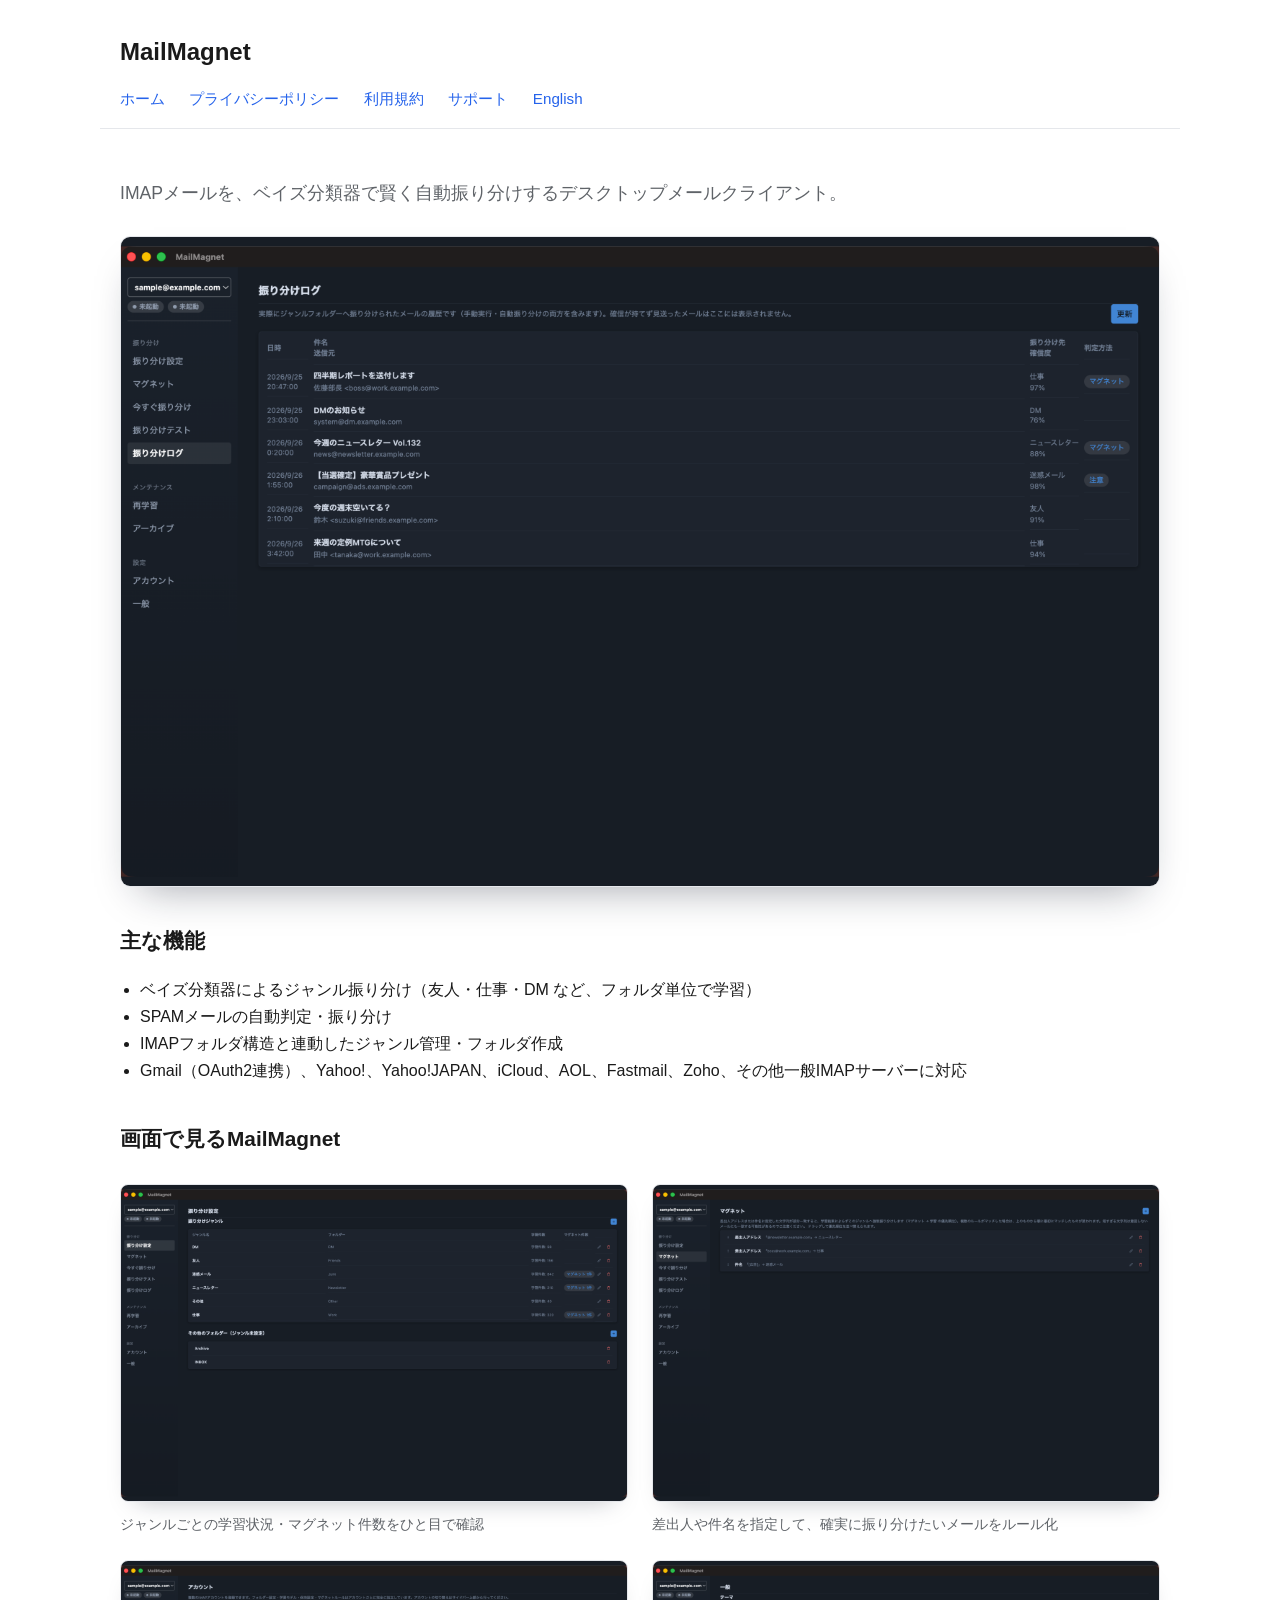
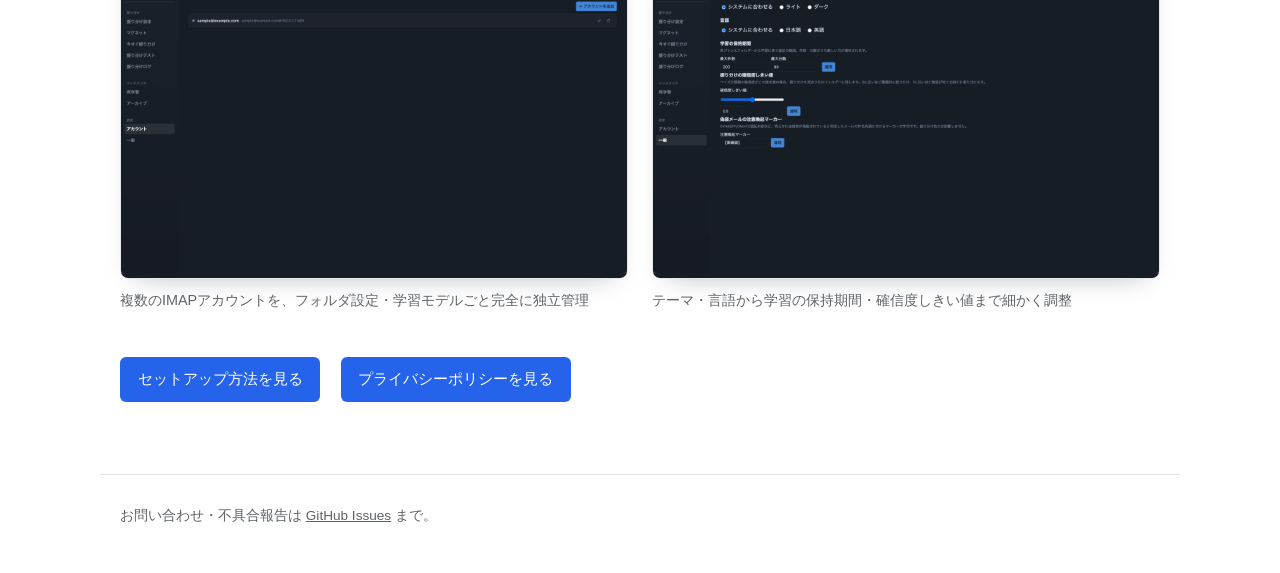
<file: index.html>
<!doctype html>
<html lang="ja">
  <head>
    <meta charset="UTF-8" />
    <meta name="viewport" content="width=device-width, initial-scale=1" />
    <meta name="google-site-verification" content="O_d32B3gsHHeb6INT8WSF9MWlrHwpaOE3rKNe3NQT9o" />
    <title>MailMagnet — IMAPメール自動振り分けアプリ</title>
    <link rel="stylesheet" href="assets/style.css" />
  </head>
  <body>
    <header class="wide">
      <h1>MailMagnet</h1>
      <nav>
        <a href="index.html">ホーム</a>
        <a href="privacy.html">プライバシーポリシー</a>
        <a href="terms.html">利用規約</a>
        <a href="support.html">サポート</a>
        <a href="en/index.html">English</a>
      </nav>
    </header>
    <main class="wide">
      <p class="tagline">
        IMAPメールを、ベイズ分類器で賢く自動振り分けするデスクトップメールクライアント。
      </p>

      <img
        class="hero-shot"
        src="assets/screenshots/hero-classification-log.png"
        alt="MailMagnetの振り分けログ画面。件名・送信元ごとに自動でジャンル分けされたメールの履歴が一覧表示されている"
        width="2880"
        height="1800"
      />

      <h2>主な機能</h2>
      <ul class="feature-list">
        <li>ベイズ分類器によるジャンル振り分け（友人・仕事・DM など、フォルダ単位で学習）</li>
        <li>SPAMメールの自動判定・振り分け</li>
        <li>IMAPフォルダ構造と連動したジャンル管理・フォルダ作成</li>
        <li>
          Gmail（OAuth2連携）、Yahoo!、Yahoo!JAPAN、iCloud、AOL、Fastmail、Zoho、その他一般IMAPサーバーに対応
        </li>
      </ul>

      <h2>画面で見るMailMagnet</h2>
      <ul class="gallery">
        <li>
          <figure>
            <img
              src="assets/screenshots/screenshot-folders.png"
              alt="振り分け設定画面。ジャンルごとの学習件数とマグネット件数が一覧表示されている"
              width="2880"
              height="1800"
              loading="lazy"
            />
            <figcaption>ジャンルごとの学習状況・マグネット件数をひと目で確認</figcaption>
          </figure>
        </li>
        <li>
          <figure>
            <img
              src="assets/screenshots/screenshot-magnet.png"
              alt="マグネット画面。差出人アドレスや件名の文字列とジャンルの対応ルールが一覧表示されている"
              width="2880"
              height="1800"
              loading="lazy"
            />
            <figcaption>差出人や件名を指定して、確実に振り分けたいメールをルール化</figcaption>
          </figure>
        </li>
        <li>
          <figure>
            <img
              src="assets/screenshots/screenshot-account.png"
              alt="アカウント画面。登録されたIMAPアカウントの一覧が表示されている"
              width="2880"
              height="1800"
              loading="lazy"
            />
            <figcaption>複数のIMAPアカウントを、フォルダ設定・学習モデルごと完全に独立管理</figcaption>
          </figure>
        </li>
        <li>
          <figure>
            <img
              src="assets/screenshots/screenshot-general.png"
              alt="一般設定画面。テーマ・言語・学習の保持期間・確信度しきい値などの設定項目が表示されている"
              width="2880"
              height="1800"
              loading="lazy"
            />
            <figcaption>テーマ・言語から学習の保持期間・確信度しきい値まで細かく調整</figcaption>
          </figure>
        </li>
      </ul>

      <p>
        <a class="cta" href="support.html">セットアップ方法を見る</a>
        <a class="cta" href="privacy.html">プライバシーポリシーを見る</a>
      </p>
    </main>
    <footer class="wide">
      <p>
        お問い合わせ・不具合報告は
        <a href="https://github.com/maskedeng-tom/mail-filter-site/issues">GitHub Issues</a>
        まで。
      </p>
    </footer>
  </body>
</html>
</file>
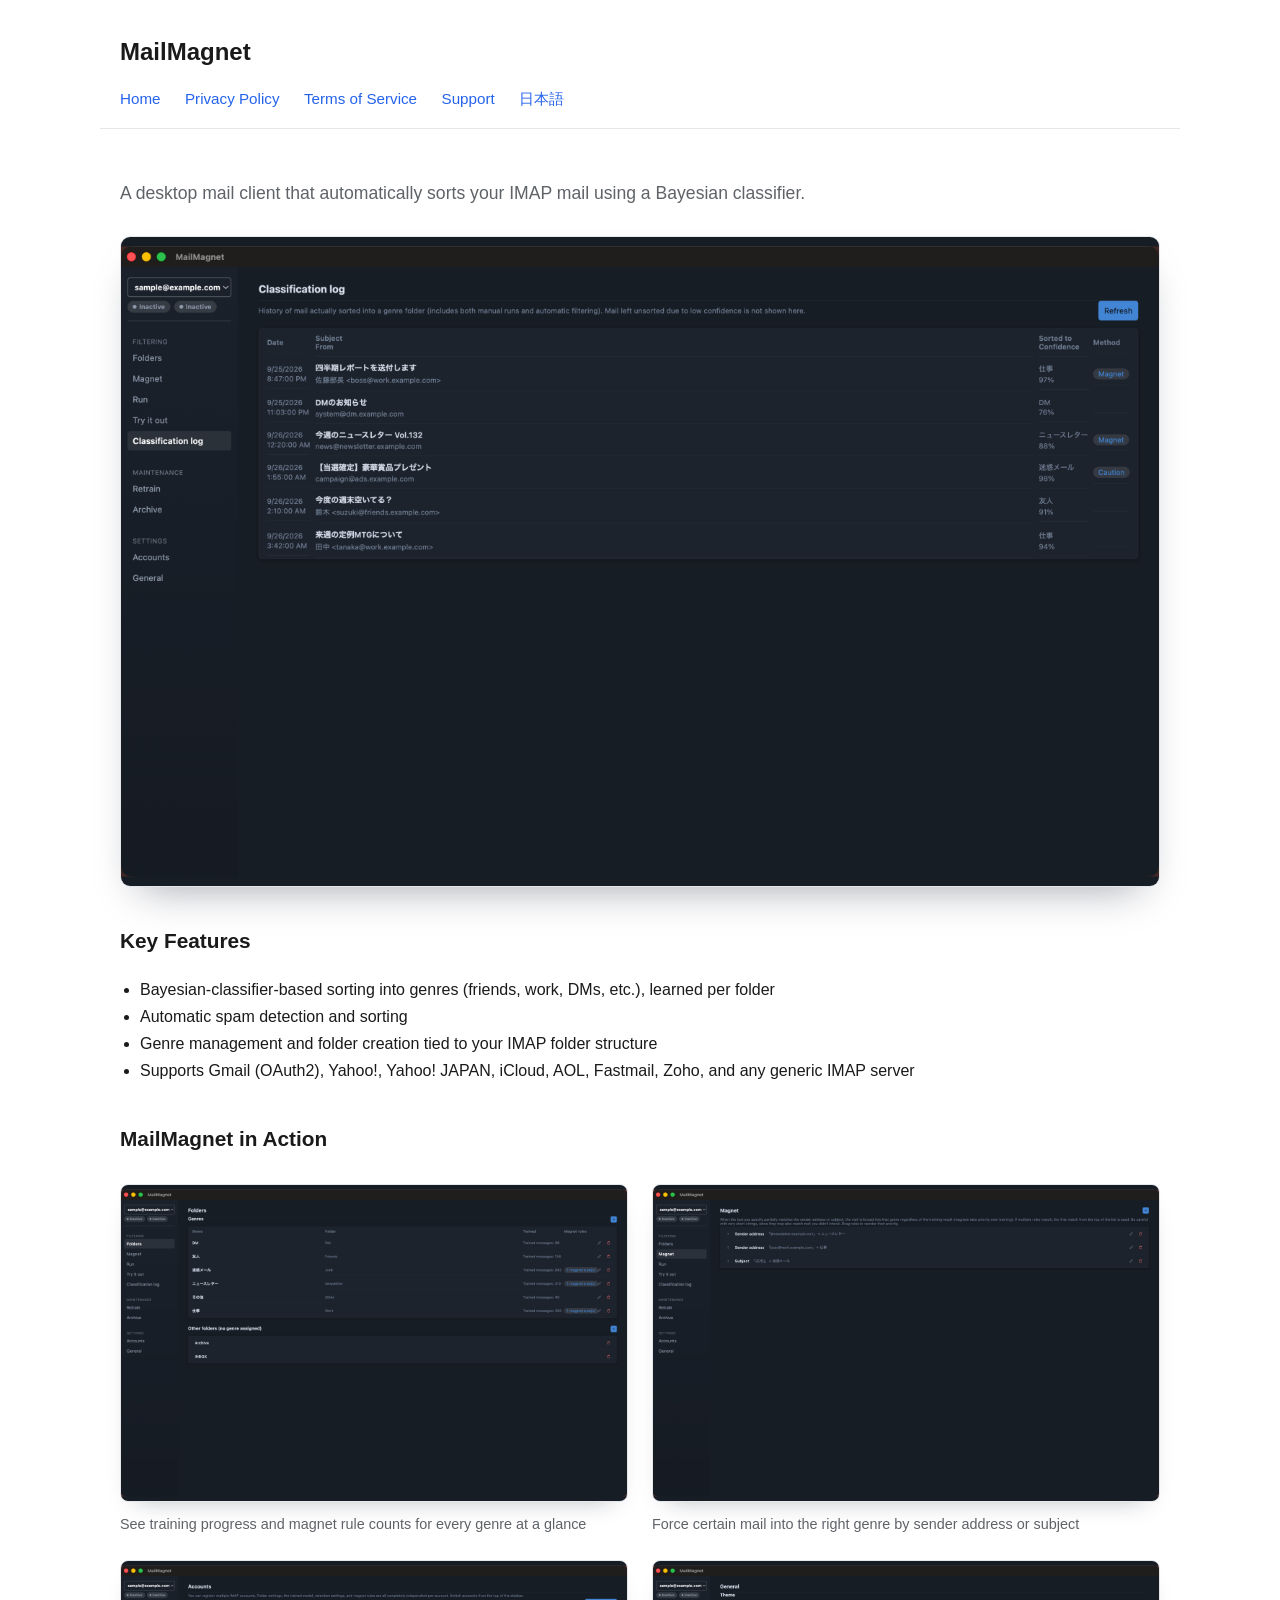
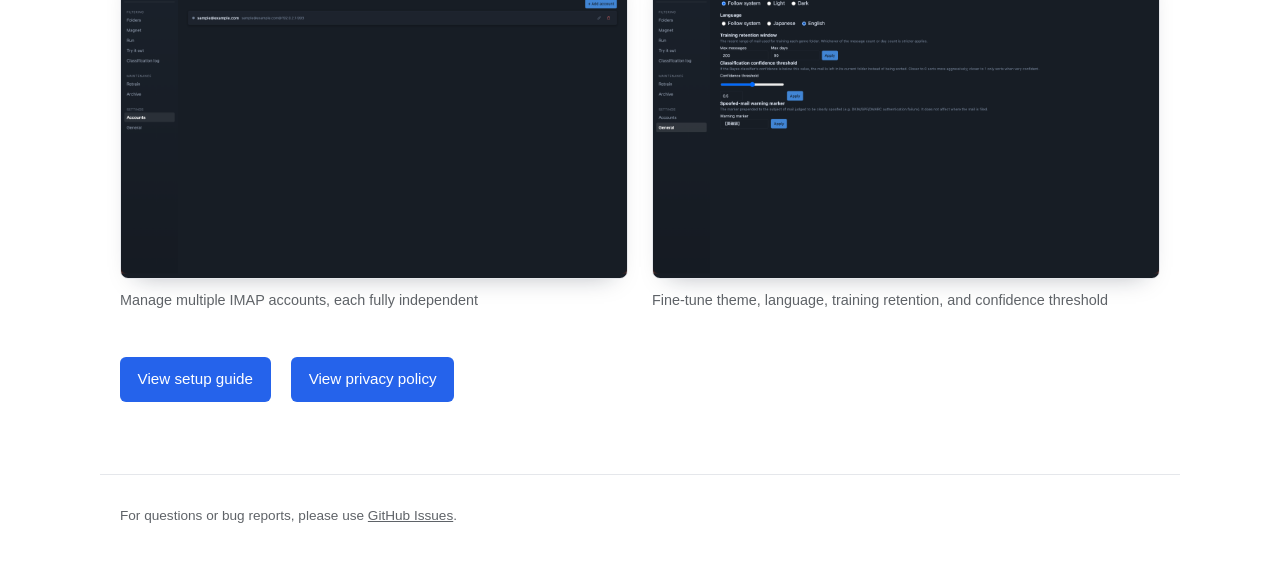
<file: en/index.html>
<!doctype html>
<html lang="en">
  <head>
    <meta charset="UTF-8" />
    <meta name="viewport" content="width=device-width, initial-scale=1" />
    <title>MailMagnet — Automatic IMAP Mail Sorting</title>
    <link rel="stylesheet" href="../assets/style.css" />
  </head>
  <body>
    <header class="wide">
      <h1>MailMagnet</h1>
      <nav>
        <a href="index.html">Home</a>
        <a href="privacy.html">Privacy Policy</a>
        <a href="terms.html">Terms of Service</a>
        <a href="support.html">Support</a>
        <a href="../index.html">日本語</a>
      </nav>
    </header>
    <main class="wide">
      <p class="tagline">
        A desktop mail client that automatically sorts your IMAP mail using a Bayesian
        classifier.
      </p>

      <img
        class="hero-shot"
        src="../assets/screenshots/hero-classification-log-en.png"
        alt="MailMagnet's classification log screen, showing a list of recently sorted mail with subject, sender, and the genre each was automatically filed under"
        width="2880"
        height="1800"
      />

      <h2>Key Features</h2>
      <ul class="feature-list">
        <li>
          Bayesian-classifier-based sorting into genres (friends, work, DMs, etc.), learned per
          folder
        </li>
        <li>Automatic spam detection and sorting</li>
        <li>Genre management and folder creation tied to your IMAP folder structure</li>
        <li>
          Supports Gmail (OAuth2), Yahoo!, Yahoo! JAPAN, iCloud, AOL, Fastmail, Zoho, and any
          generic IMAP server
        </li>
      </ul>

      <h2>MailMagnet in Action</h2>
      <ul class="gallery">
        <li>
          <figure>
            <img
              src="../assets/screenshots/screenshot-folders-en.png"
              alt="Folders screen, showing trained message counts and magnet rule counts for each genre"
              width="2880"
              height="1800"
              loading="lazy"
            />
            <figcaption>See training progress and magnet rule counts for every genre at a glance</figcaption>
          </figure>
        </li>
        <li>
          <figure>
            <img
              src="../assets/screenshots/screenshot-magnet-en.png"
              alt="Magnet screen, showing rules that map sender addresses or subject text to a genre"
              width="2880"
              height="1800"
              loading="lazy"
            />
            <figcaption>Force certain mail into the right genre by sender address or subject</figcaption>
          </figure>
        </li>
        <li>
          <figure>
            <img
              src="../assets/screenshots/screenshot-account-en.png"
              alt="Accounts screen, showing the list of registered IMAP accounts"
              width="2880"
              height="1800"
              loading="lazy"
            />
            <figcaption>Manage multiple IMAP accounts, each fully independent</figcaption>
          </figure>
        </li>
        <li>
          <figure>
            <img
              src="../assets/screenshots/screenshot-general-en.png"
              alt="General settings screen, showing theme, language, training retention, and confidence threshold options"
              width="2880"
              height="1800"
              loading="lazy"
            />
            <figcaption>Fine-tune theme, language, training retention, and confidence threshold</figcaption>
          </figure>
        </li>
      </ul>

      <p>
        <a class="cta" href="support.html">View setup guide</a>
        <a class="cta" href="privacy.html">View privacy policy</a>
      </p>
    </main>
    <footer class="wide">
      <p>
        For questions or bug reports, please use
        <a href="https://github.com/maskedeng-tom/mail-filter-site/issues">GitHub Issues</a>.
      </p>
    </footer>
  </body>
</html>
</file>
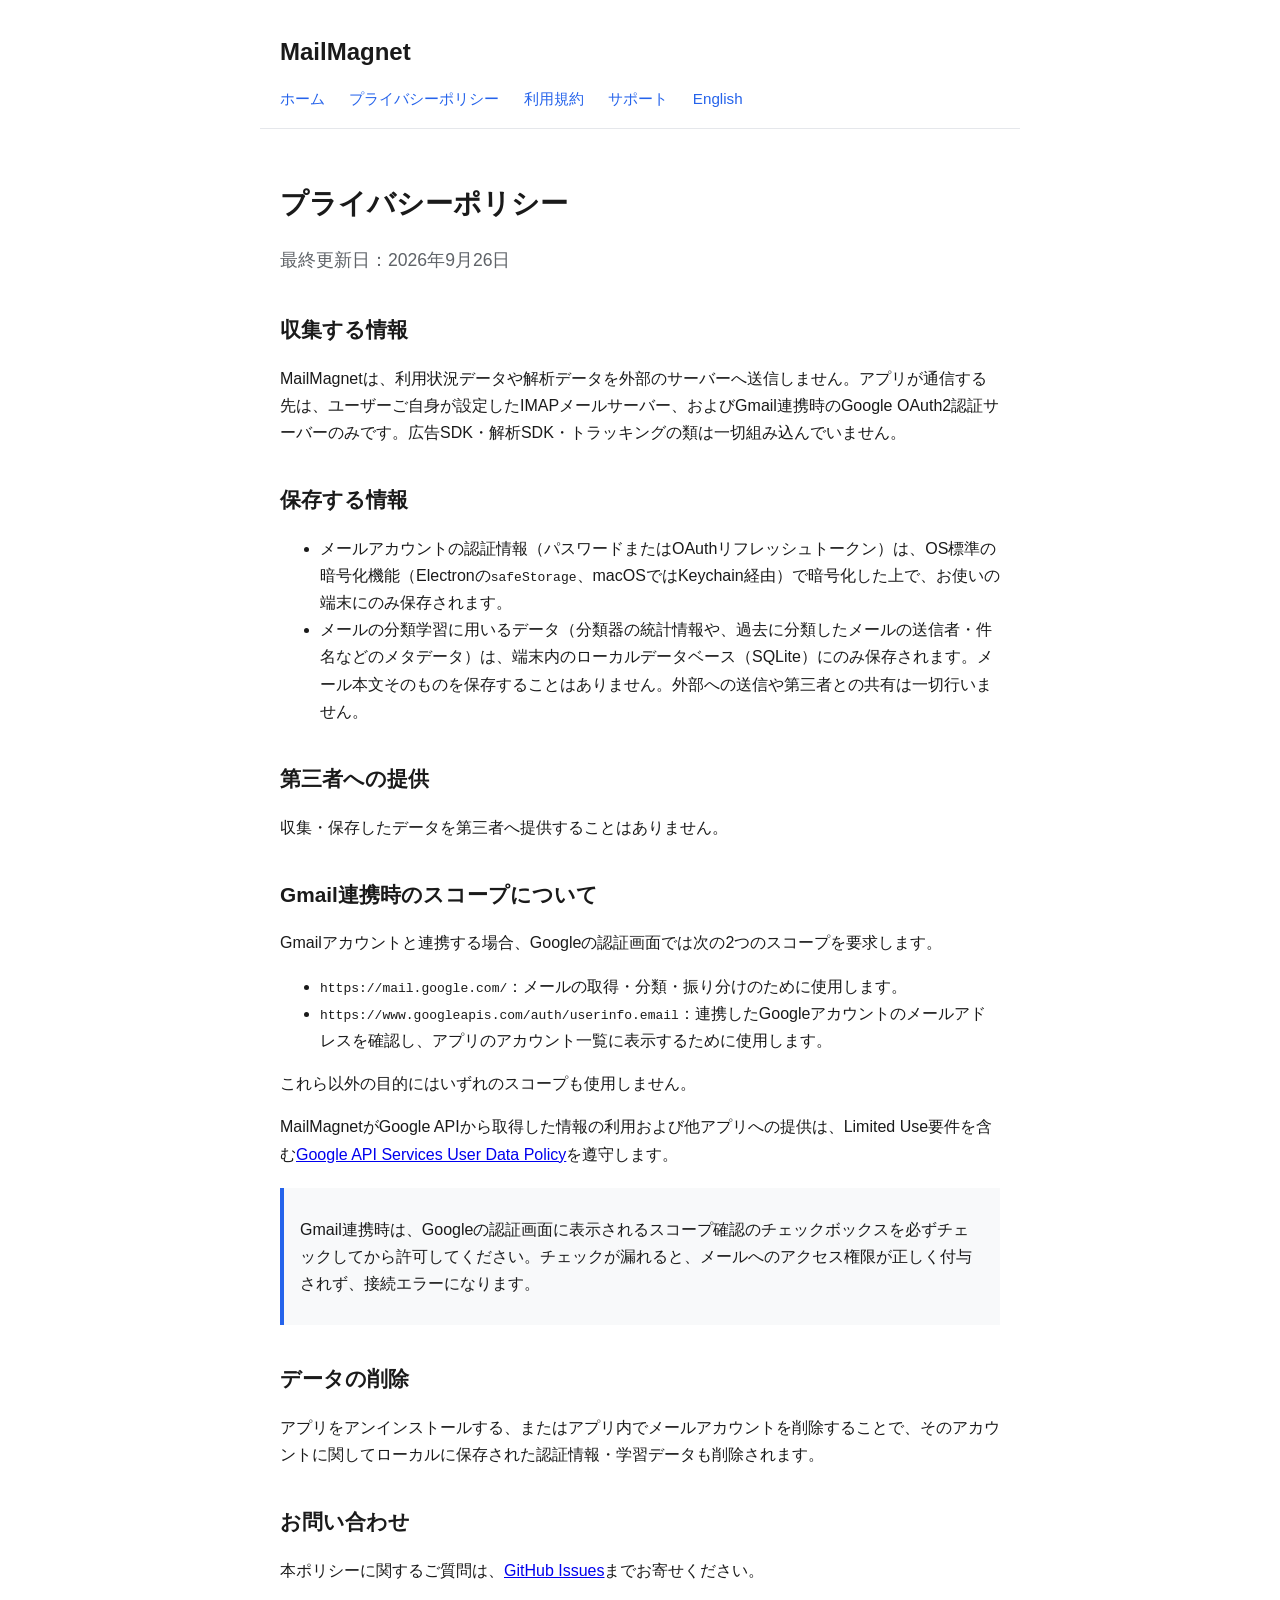
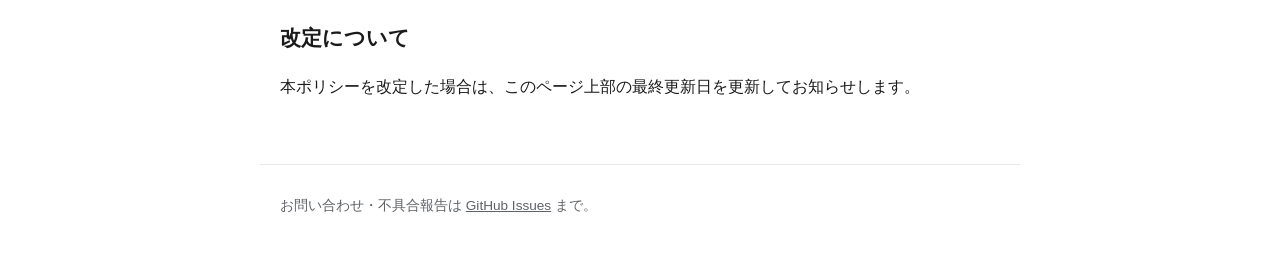
<file: privacy.html>
<!doctype html>
<html lang="ja">
  <head>
    <meta charset="UTF-8" />
    <meta name="viewport" content="width=device-width, initial-scale=1" />
    <title>プライバシーポリシー — MailMagnet</title>
    <link rel="stylesheet" href="assets/style.css" />
  </head>
  <body>
    <header>
      <h1>MailMagnet</h1>
      <nav>
        <a href="index.html">ホーム</a>
        <a href="privacy.html">プライバシーポリシー</a>
        <a href="terms.html">利用規約</a>
        <a href="support.html">サポート</a>
        <a href="en/privacy.html">English</a>
      </nav>
    </header>
    <main>
      <h1>プライバシーポリシー</h1>
      <p class="tagline">最終更新日：2026年9月26日</p>

      <h2>収集する情報</h2>
      <p>
        MailMagnetは、利用状況データや解析データを外部のサーバーへ送信しません。アプリが通信する先は、ユーザーご自身が設定したIMAPメールサーバー、およびGmail連携時のGoogle
        OAuth2認証サーバーのみです。広告SDK・解析SDK・トラッキングの類は一切組み込んでいません。
      </p>

      <h2>保存する情報</h2>
      <ul>
        <li>
          メールアカウントの認証情報（パスワードまたはOAuthリフレッシュトークン）は、OS標準の暗号化機能（Electronの<code
            >safeStorage</code
          >、macOSではKeychain経由）で暗号化した上で、お使いの端末にのみ保存されます。
        </li>
        <li>
          メールの分類学習に用いるデータ（分類器の統計情報や、過去に分類したメールの送信者・件名などのメタデータ）は、端末内のローカルデータベース（SQLite）にのみ保存されます。メール本文そのものを保存することはありません。外部への送信や第三者との共有は一切行いません。
        </li>
      </ul>

      <h2>第三者への提供</h2>
      <p>収集・保存したデータを第三者へ提供することはありません。</p>

      <h2>Gmail連携時のスコープについて</h2>
      <p>
        Gmailアカウントと連携する場合、Googleの認証画面では次の2つのスコープを要求します。
      </p>
      <ul>
        <li><code>https://mail.google.com/</code>：メールの取得・分類・振り分けのために使用します。</li>
        <li>
          <code>https://www.googleapis.com/auth/userinfo.email</code
          >：連携したGoogleアカウントのメールアドレスを確認し、アプリのアカウント一覧に表示するために使用します。
        </li>
      </ul>
      <p>これら以外の目的にはいずれのスコープも使用しません。</p>
      <p>
        MailMagnetがGoogle
        APIから取得した情報の利用および他アプリへの提供は、Limited
        Use要件を含む<a
          href="https://developers.google.com/terms/api-services-user-data-policy"
          >Google API Services User Data Policy</a
        >を遵守します。
      </p>

      <div class="note">
        <p>
          Gmail連携時は、Googleの認証画面に表示されるスコープ確認のチェックボックスを必ずチェックしてから許可してください。チェックが漏れると、メールへのアクセス権限が正しく付与されず、接続エラーになります。
        </p>
      </div>

      <h2>データの削除</h2>
      <p>
        アプリをアンインストールする、またはアプリ内でメールアカウントを削除することで、そのアカウントに関してローカルに保存された認証情報・学習データも削除されます。
      </p>

      <h2>お問い合わせ</h2>
      <p>
        本ポリシーに関するご質問は、<a
          href="https://github.com/maskedeng-tom/mail-filter-site/issues"
          >GitHub Issues</a
        >までお寄せください。
      </p>

      <h2>改定について</h2>
      <p>本ポリシーを改定した場合は、このページ上部の最終更新日を更新してお知らせします。</p>
    </main>
    <footer>
      <p>
        お問い合わせ・不具合報告は
        <a href="https://github.com/maskedeng-tom/mail-filter-site/issues">GitHub Issues</a>
        まで。
      </p>
    </footer>
  </body>
</html>
</file>
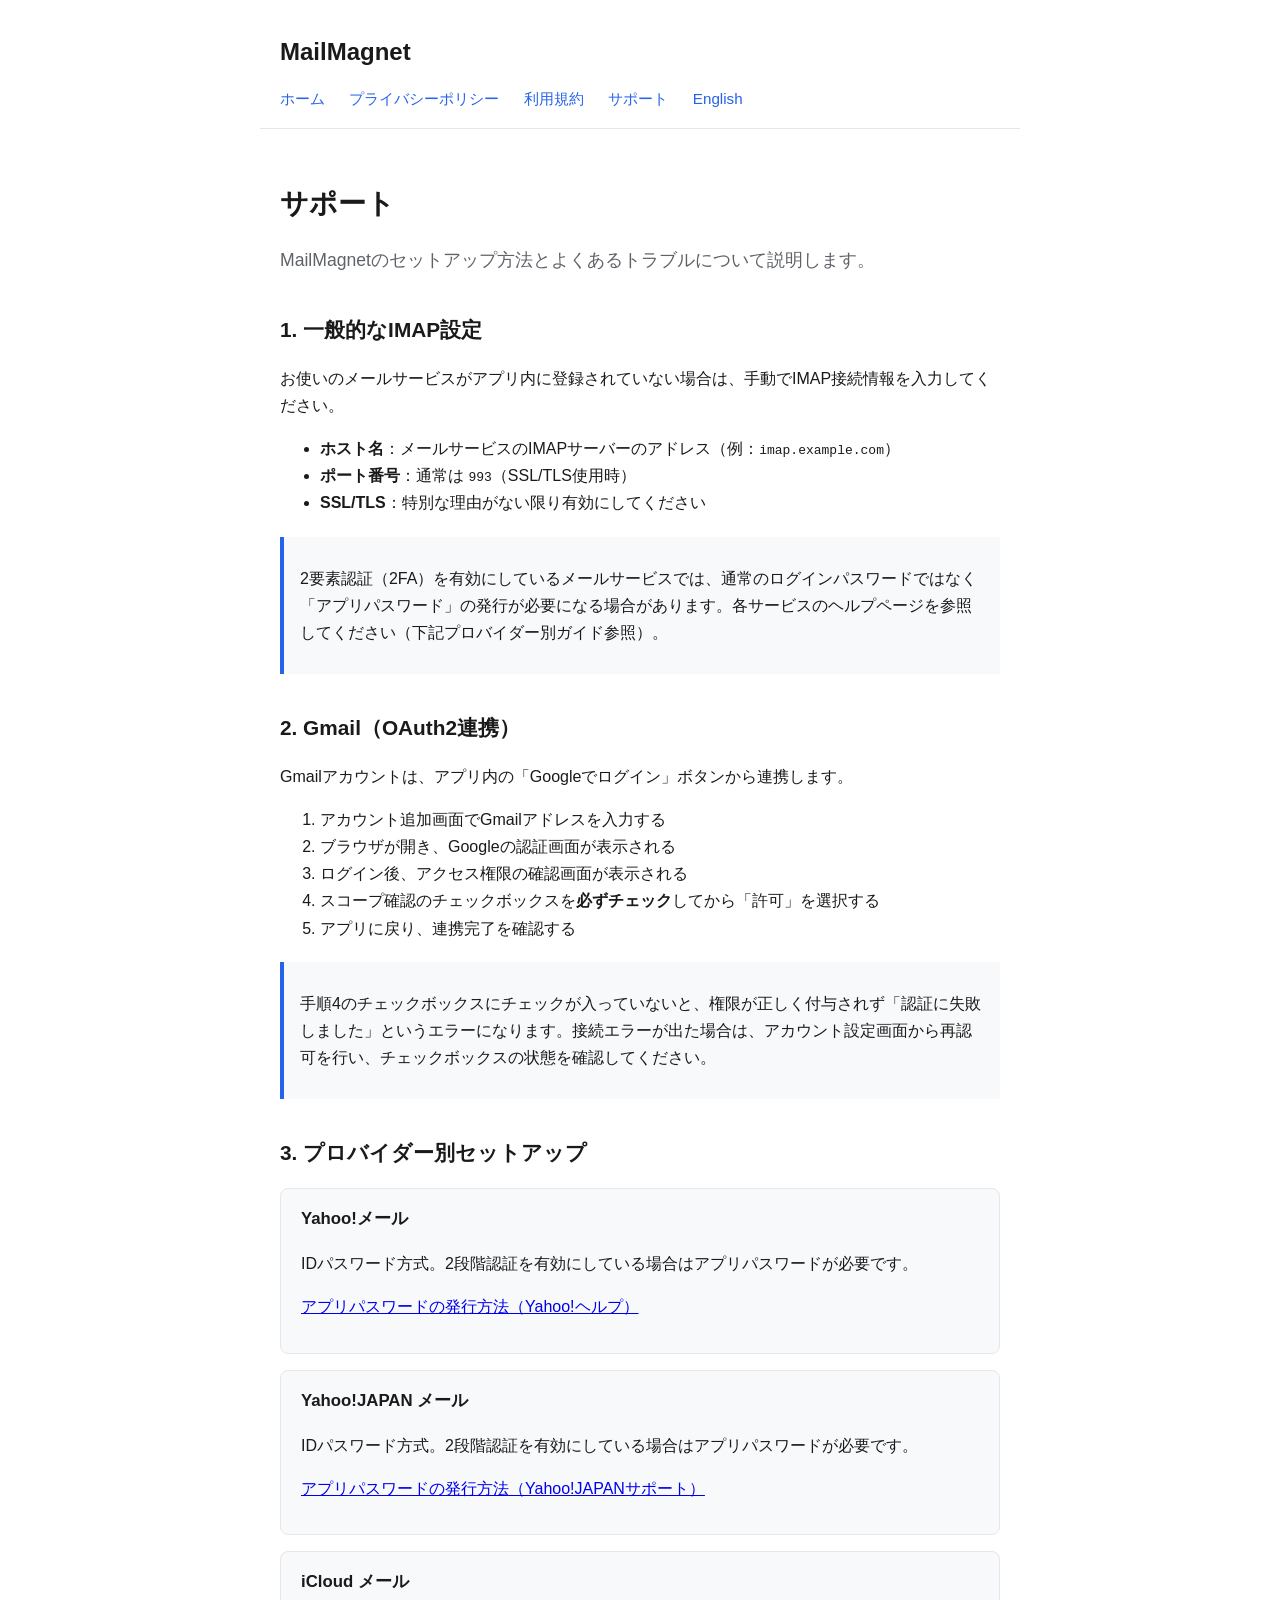
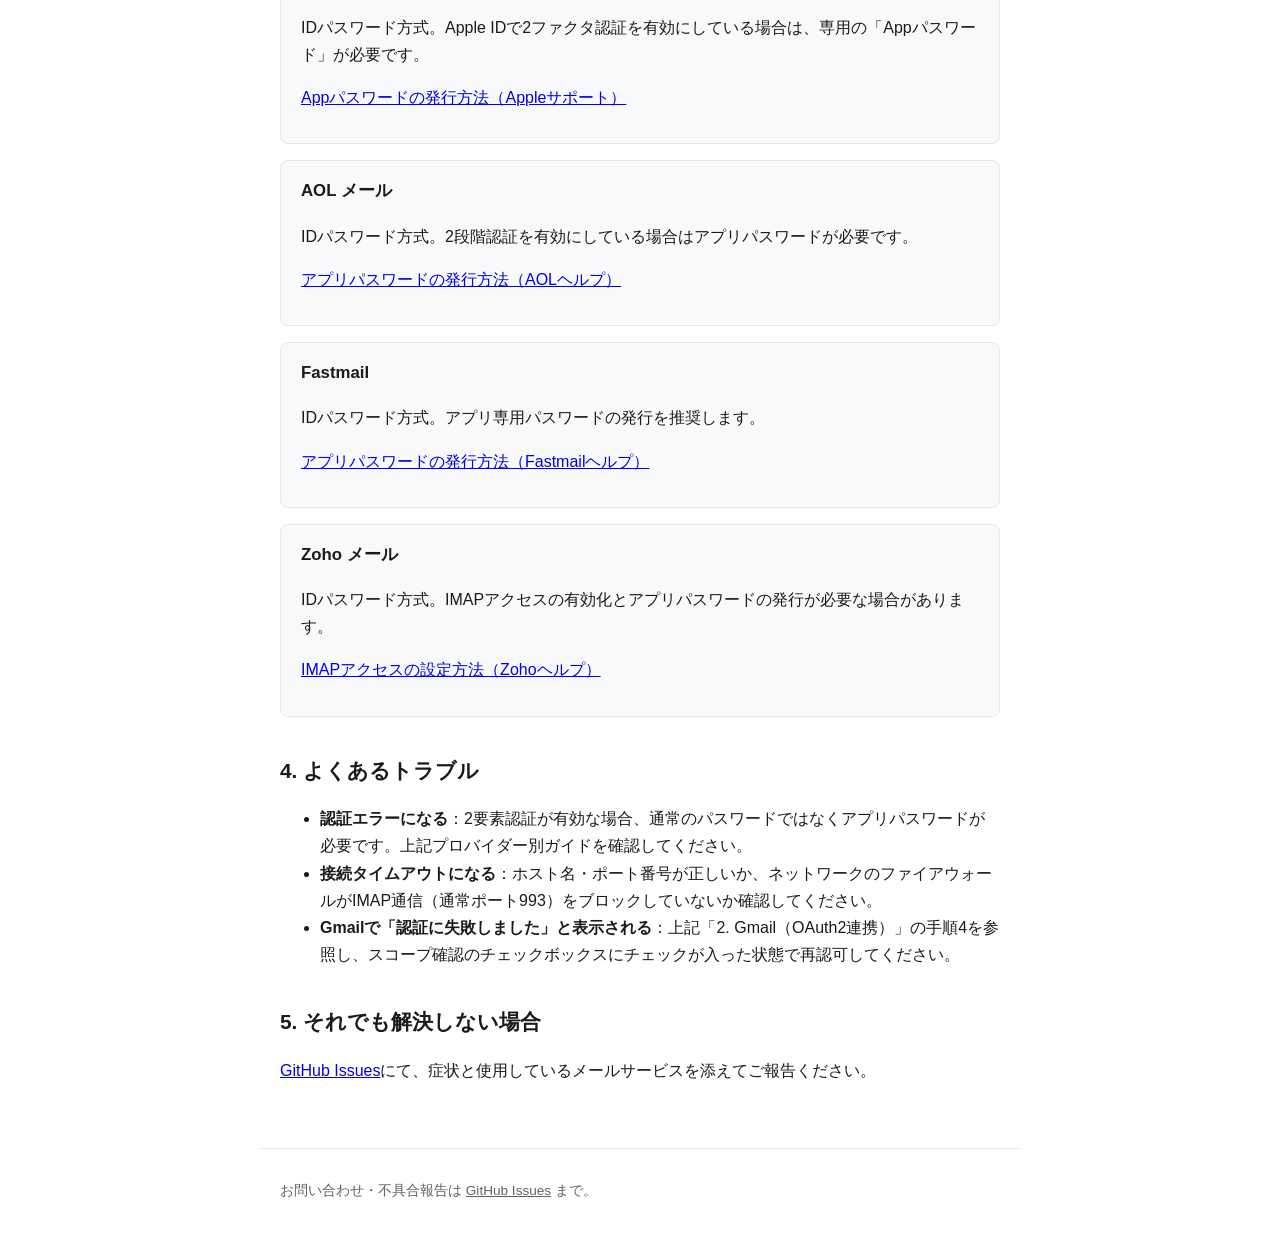
<file: support.html>
<!doctype html>
<html lang="ja">
  <head>
    <meta charset="UTF-8" />
    <meta name="viewport" content="width=device-width, initial-scale=1" />
    <title>サポート — MailMagnet</title>
    <link rel="stylesheet" href="assets/style.css" />
  </head>
  <body>
    <header>
      <h1>MailMagnet</h1>
      <nav>
        <a href="index.html">ホーム</a>
        <a href="privacy.html">プライバシーポリシー</a>
        <a href="terms.html">利用規約</a>
        <a href="support.html">サポート</a>
        <a href="en/support.html">English</a>
      </nav>
    </header>
    <main>
      <h1>サポート</h1>
      <p class="tagline">MailMagnetのセットアップ方法とよくあるトラブルについて説明します。</p>

      <h2>1. 一般的なIMAP設定</h2>
      <p>お使いのメールサービスがアプリ内に登録されていない場合は、手動でIMAP接続情報を入力してください。</p>
      <ul>
        <li><strong>ホスト名</strong>：メールサービスのIMAPサーバーのアドレス（例：<code>imap.example.com</code>）</li>
        <li><strong>ポート番号</strong>：通常は <code>993</code>（SSL/TLS使用時）</li>
        <li><strong>SSL/TLS</strong>：特別な理由がない限り有効にしてください</li>
      </ul>
      <div class="note">
        <p>
          2要素認証（2FA）を有効にしているメールサービスでは、通常のログインパスワードではなく「アプリパスワード」の発行が必要になる場合があります。各サービスのヘルプページを参照してください（下記プロバイダー別ガイド参照）。
        </p>
      </div>

      <h2>2. Gmail（OAuth2連携）</h2>
      <p>Gmailアカウントは、アプリ内の「Googleでログイン」ボタンから連携します。</p>
      <ol>
        <li>アカウント追加画面でGmailアドレスを入力する</li>
        <li>ブラウザが開き、Googleの認証画面が表示される</li>
        <li>ログイン後、アクセス権限の確認画面が表示される</li>
        <li>スコープ確認のチェックボックスを<strong>必ずチェック</strong>してから「許可」を選択する</li>
        <li>アプリに戻り、連携完了を確認する</li>
      </ol>
      <div class="note">
        <p>
          手順4のチェックボックスにチェックが入っていないと、権限が正しく付与されず「認証に失敗しました」というエラーになります。接続エラーが出た場合は、アカウント設定画面から再認可を行い、チェックボックスの状態を確認してください。
        </p>
      </div>

      <h2>3. プロバイダー別セットアップ</h2>

      <div class="provider-card">
        <h3>Yahoo!メール</h3>
        <p>IDパスワード方式。2段階認証を有効にしている場合はアプリパスワードが必要です。</p>
        <p><a href="https://help.yahoo.com/kb/SLN15241.html">アプリパスワードの発行方法（Yahoo!ヘルプ）</a></p>
      </div>

      <div class="provider-card">
        <h3>Yahoo!JAPAN メール</h3>
        <p>IDパスワード方式。2段階認証を有効にしている場合はアプリパスワードが必要です。</p>
        <p>
          <a href="https://support.yahoo-net.jp/PccMail/s/article/H000008270"
            >アプリパスワードの発行方法（Yahoo!JAPANサポート）</a
          >
        </p>
      </div>

      <div class="provider-card">
        <h3>iCloud メール</h3>
        <p>
          IDパスワード方式。Apple IDで2ファクタ認証を有効にしている場合は、専用の「Appパスワード」が必要です。
        </p>
        <p><a href="https://support.apple.com/en-us/102654">Appパスワードの発行方法（Appleサポート）</a></p>
      </div>

      <div class="provider-card">
        <h3>AOL メール</h3>
        <p>IDパスワード方式。2段階認証を有効にしている場合はアプリパスワードが必要です。</p>
        <p>
          <a href="https://help.aol.com/articles/Create-and-manage-app-password"
            >アプリパスワードの発行方法（AOLヘルプ）</a
          >
        </p>
      </div>

      <div class="provider-card">
        <h3>Fastmail</h3>
        <p>IDパスワード方式。アプリ専用パスワードの発行を推奨します。</p>
        <p>
          <a href="https://www.fastmail.help/hc/en-us/articles/360058752854-App-passwords"
            >アプリパスワードの発行方法（Fastmailヘルプ）</a
          >
        </p>
      </div>

      <div class="provider-card">
        <h3>Zoho メール</h3>
        <p>IDパスワード方式。IMAPアクセスの有効化とアプリパスワードの発行が必要な場合があります。</p>
        <p><a href="https://www.zoho.com/mail/help/imap-access.html">IMAPアクセスの設定方法（Zohoヘルプ）</a></p>
      </div>

      <h2>4. よくあるトラブル</h2>
      <ul>
        <li>
          <strong>認証エラーになる</strong
          >：2要素認証が有効な場合、通常のパスワードではなくアプリパスワードが必要です。上記プロバイダー別ガイドを確認してください。
        </li>
        <li>
          <strong>接続タイムアウトになる</strong
          >：ホスト名・ポート番号が正しいか、ネットワークのファイアウォールがIMAP通信（通常ポート993）をブロックしていないか確認してください。
        </li>
        <li>
          <strong>Gmailで「認証に失敗しました」と表示される</strong
          >：上記「2. Gmail（OAuth2連携）」の手順4を参照し、スコープ確認のチェックボックスにチェックが入った状態で再認可してください。
        </li>
      </ul>

      <h2>5. それでも解決しない場合</h2>
      <p>
        <a href="https://github.com/maskedeng-tom/mail-filter-site/issues">GitHub Issues</a
        >にて、症状と使用しているメールサービスを添えてご報告ください。
      </p>
    </main>
    <footer>
      <p>
        お問い合わせ・不具合報告は
        <a href="https://github.com/maskedeng-tom/mail-filter-site/issues">GitHub Issues</a>
        まで。
      </p>
    </footer>
  </body>
</html>
</file>
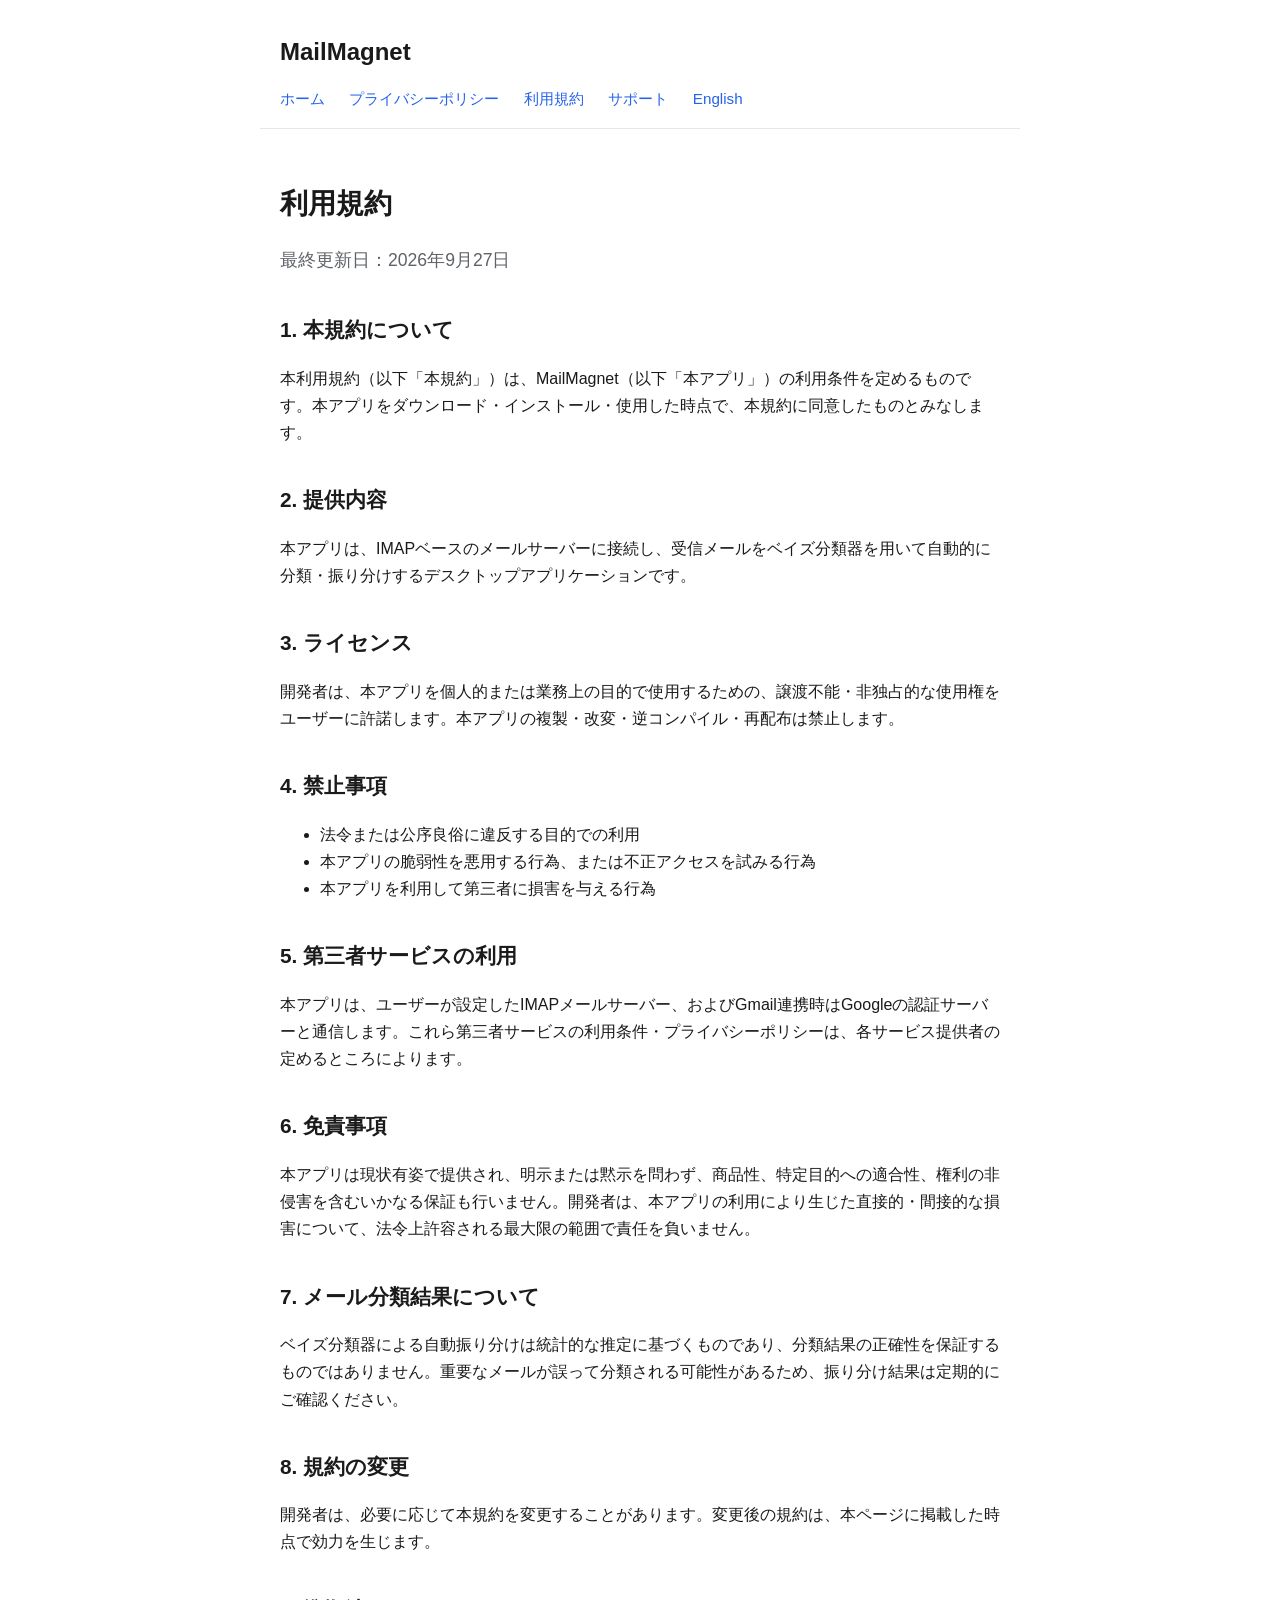
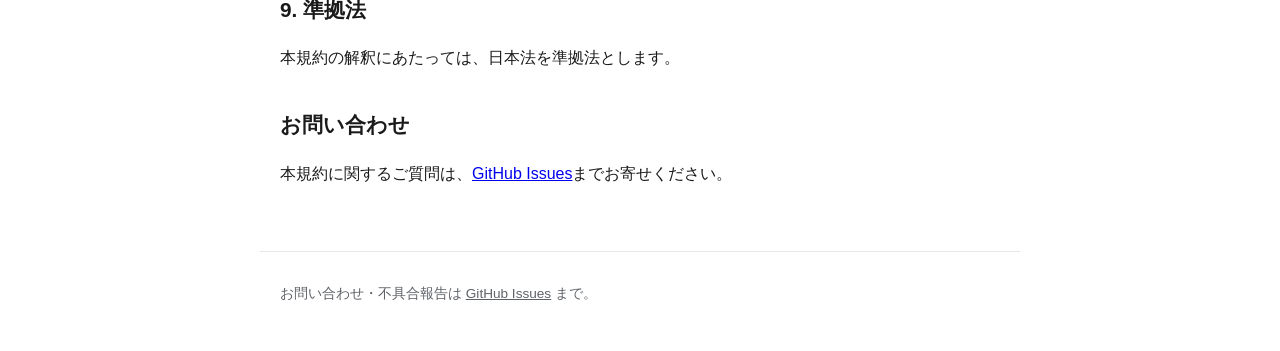
<file: terms.html>
<!doctype html>
<html lang="ja">
  <head>
    <meta charset="UTF-8" />
    <meta name="viewport" content="width=device-width, initial-scale=1" />
    <title>利用規約 — MailMagnet</title>
    <link rel="stylesheet" href="assets/style.css" />
  </head>
  <body>
    <header>
      <h1>MailMagnet</h1>
      <nav>
        <a href="index.html">ホーム</a>
        <a href="privacy.html">プライバシーポリシー</a>
        <a href="terms.html">利用規約</a>
        <a href="support.html">サポート</a>
        <a href="en/terms.html">English</a>
      </nav>
    </header>
    <main>
      <h1>利用規約</h1>
      <p class="tagline">最終更新日：2026年9月27日</p>

      <h2>1. 本規約について</h2>
      <p>
        本利用規約（以下「本規約」）は、MailMagnet（以下「本アプリ」）の利用条件を定めるものです。本アプリをダウンロード・インストール・使用した時点で、本規約に同意したものとみなします。
      </p>

      <h2>2. 提供内容</h2>
      <p>
        本アプリは、IMAPベースのメールサーバーに接続し、受信メールをベイズ分類器を用いて自動的に分類・振り分けするデスクトップアプリケーションです。
      </p>

      <h2>3. ライセンス</h2>
      <p>
        開発者は、本アプリを個人的または業務上の目的で使用するための、譲渡不能・非独占的な使用権をユーザーに許諾します。本アプリの複製・改変・逆コンパイル・再配布は禁止します。
      </p>

      <h2>4. 禁止事項</h2>
      <ul>
        <li>法令または公序良俗に違反する目的での利用</li>
        <li>本アプリの脆弱性を悪用する行為、または不正アクセスを試みる行為</li>
        <li>本アプリを利用して第三者に損害を与える行為</li>
      </ul>

      <h2>5. 第三者サービスの利用</h2>
      <p>
        本アプリは、ユーザーが設定したIMAPメールサーバー、およびGmail連携時はGoogleの認証サーバーと通信します。これら第三者サービスの利用条件・プライバシーポリシーは、各サービス提供者の定めるところによります。
      </p>

      <h2>6. 免責事項</h2>
      <p>
        本アプリは現状有姿で提供され、明示または黙示を問わず、商品性、特定目的への適合性、権利の非侵害を含むいかなる保証も行いません。開発者は、本アプリの利用により生じた直接的・間接的な損害について、法令上許容される最大限の範囲で責任を負いません。
      </p>

      <h2>7. メール分類結果について</h2>
      <p>
        ベイズ分類器による自動振り分けは統計的な推定に基づくものであり、分類結果の正確性を保証するものではありません。重要なメールが誤って分類される可能性があるため、振り分け結果は定期的にご確認ください。
      </p>

      <h2>8. 規約の変更</h2>
      <p>開発者は、必要に応じて本規約を変更することがあります。変更後の規約は、本ページに掲載した時点で効力を生じます。</p>

      <h2>9. 準拠法</h2>
      <p>本規約の解釈にあたっては、日本法を準拠法とします。</p>

      <h2>お問い合わせ</h2>
      <p>
        本規約に関するご質問は、<a href="https://github.com/maskedeng-tom/mail-filter-site/issues"
          >GitHub Issues</a
        >までお寄せください。
      </p>
    </main>
    <footer>
      <p>
        お問い合わせ・不具合報告は
        <a href="https://github.com/maskedeng-tom/mail-filter-site/issues">GitHub Issues</a>
        まで。
      </p>
    </footer>
  </body>
</html>
</file>
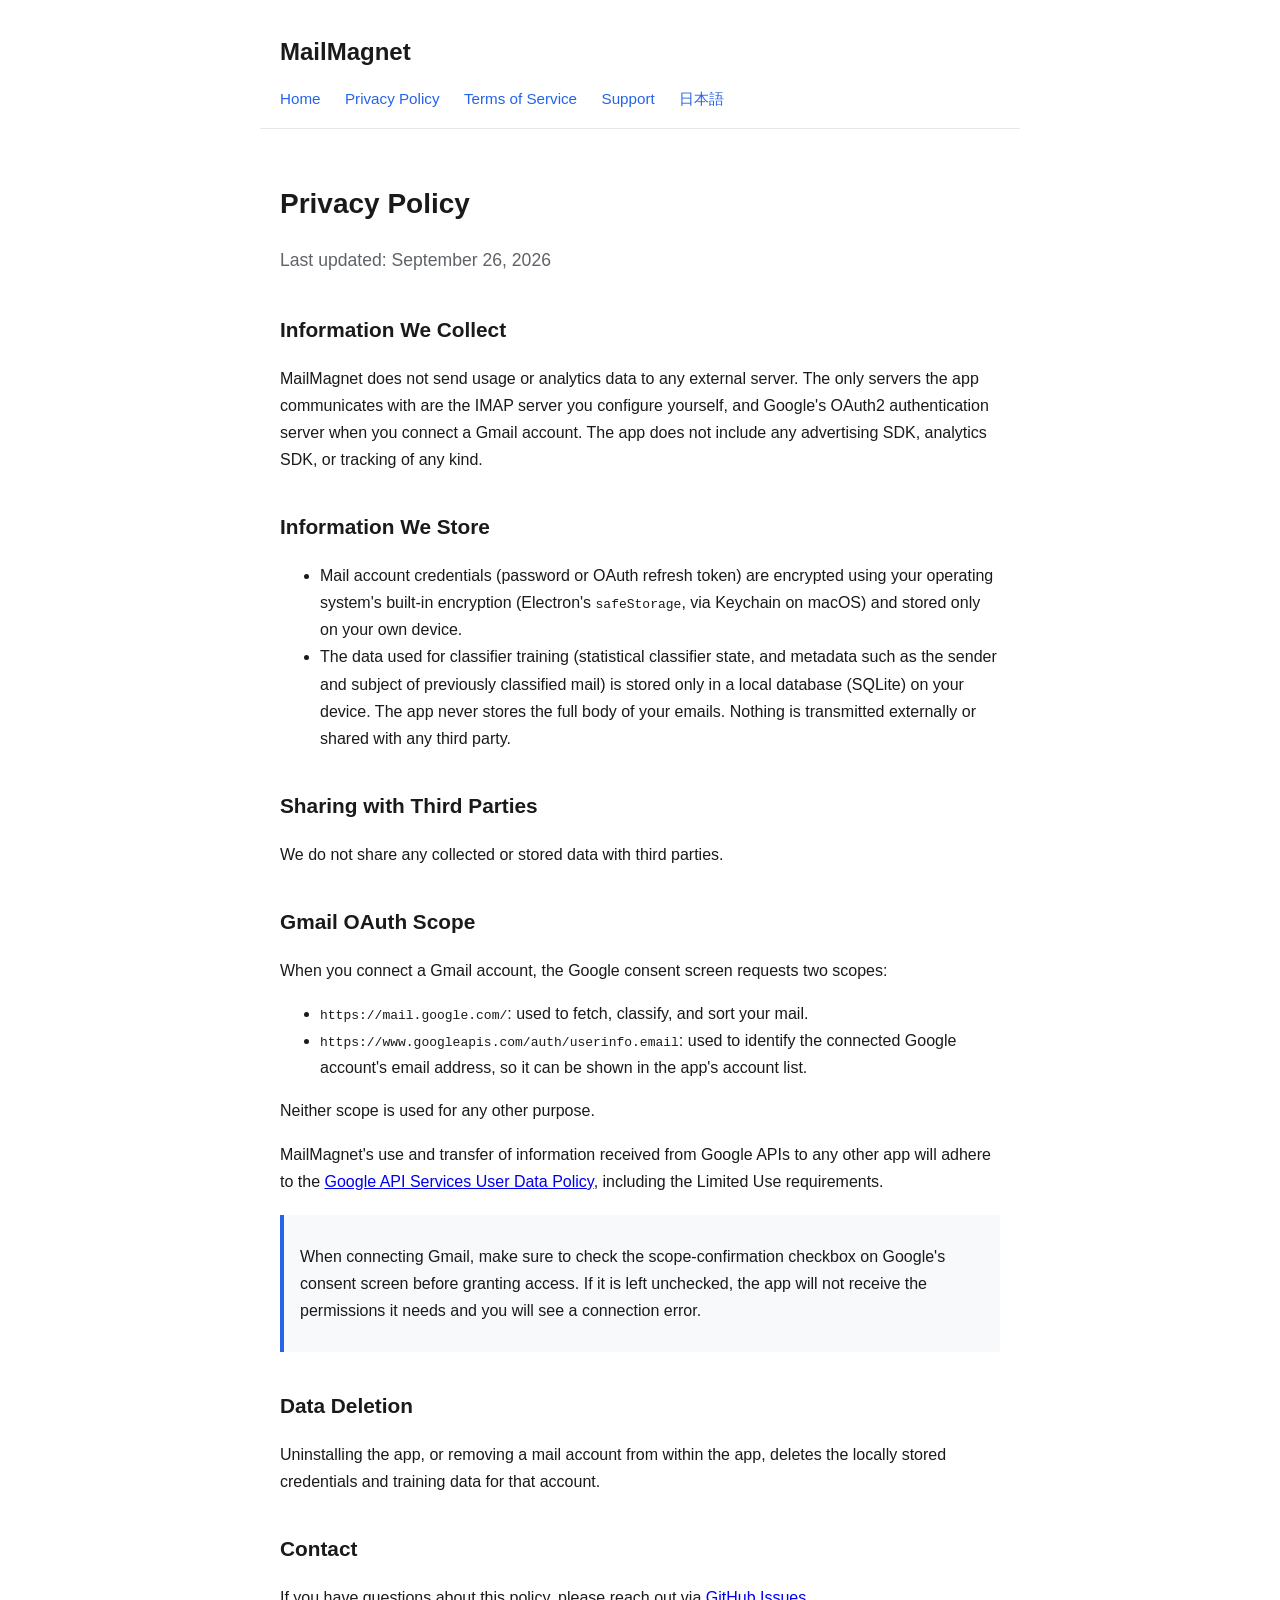
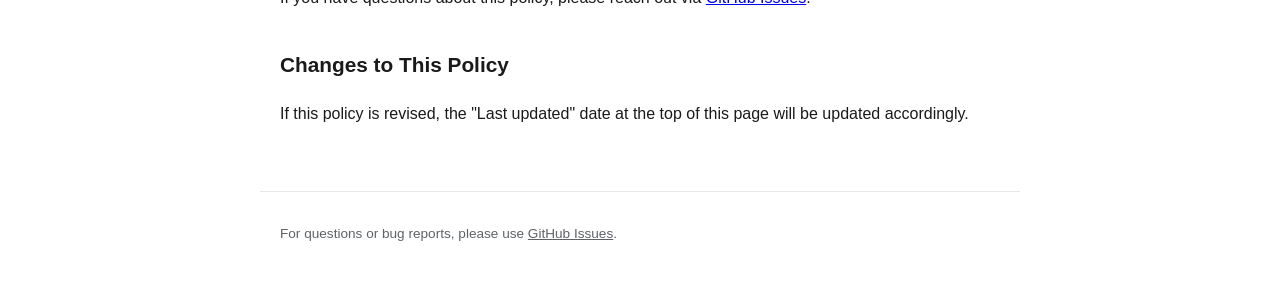
<file: en/privacy.html>
<!doctype html>
<html lang="en">
  <head>
    <meta charset="UTF-8" />
    <meta name="viewport" content="width=device-width, initial-scale=1" />
    <title>Privacy Policy — MailMagnet</title>
    <link rel="stylesheet" href="../assets/style.css" />
  </head>
  <body>
    <header>
      <h1>MailMagnet</h1>
      <nav>
        <a href="index.html">Home</a>
        <a href="privacy.html">Privacy Policy</a>
        <a href="terms.html">Terms of Service</a>
        <a href="support.html">Support</a>
        <a href="../privacy.html">日本語</a>
      </nav>
    </header>
    <main>
      <h1>Privacy Policy</h1>
      <p class="tagline">Last updated: September 26, 2026</p>

      <h2>Information We Collect</h2>
      <p>
        MailMagnet does not send usage or analytics data to any external server. The only
        servers the app communicates with are the IMAP server you configure yourself, and
        Google's OAuth2 authentication server when you connect a Gmail account. The app does not
        include any advertising SDK, analytics SDK, or tracking of any kind.
      </p>

      <h2>Information We Store</h2>
      <ul>
        <li>
          Mail account credentials (password or OAuth refresh token) are encrypted using your
          operating system's built-in encryption (Electron's <code>safeStorage</code>, via
          Keychain on macOS) and stored only on your own device.
        </li>
        <li>
          The data used for classifier training (statistical classifier state, and metadata such
          as the sender and subject of previously classified mail) is stored only in a local
          database (SQLite) on your device. The app never stores the full body of your emails.
          Nothing is transmitted externally or shared with any third party.
        </li>
      </ul>

      <h2>Sharing with Third Parties</h2>
      <p>We do not share any collected or stored data with third parties.</p>

      <h2>Gmail OAuth Scope</h2>
      <p>
        When you connect a Gmail account, the Google consent screen requests two scopes:
      </p>
      <ul>
        <li><code>https://mail.google.com/</code>: used to fetch, classify, and sort your mail.</li>
        <li>
          <code>https://www.googleapis.com/auth/userinfo.email</code>: used to identify the
          connected Google account's email address, so it can be shown in the app's account list.
        </li>
      </ul>
      <p>Neither scope is used for any other purpose.</p>
      <p>
        MailMagnet's use and transfer of information received from Google APIs to any other app
        will adhere to the
        <a href="https://developers.google.com/terms/api-services-user-data-policy"
          >Google API Services User Data Policy</a
        >, including the Limited Use requirements.
      </p>

      <div class="note">
        <p>
          When connecting Gmail, make sure to check the scope-confirmation checkbox on Google's
          consent screen before granting access. If it is left unchecked, the app will not
          receive the permissions it needs and you will see a connection error.
        </p>
      </div>

      <h2>Data Deletion</h2>
      <p>
        Uninstalling the app, or removing a mail account from within the app, deletes the locally
        stored credentials and training data for that account.
      </p>

      <h2>Contact</h2>
      <p>
        If you have questions about this policy, please reach out via
        <a href="https://github.com/maskedeng-tom/mail-filter-site/issues">GitHub Issues</a>.
      </p>

      <h2>Changes to This Policy</h2>
      <p>
        If this policy is revised, the "Last updated" date at the top of this page will be
        updated accordingly.
      </p>
    </main>
    <footer>
      <p>
        For questions or bug reports, please use
        <a href="https://github.com/maskedeng-tom/mail-filter-site/issues">GitHub Issues</a>.
      </p>
    </footer>
  </body>
</html>
</file>
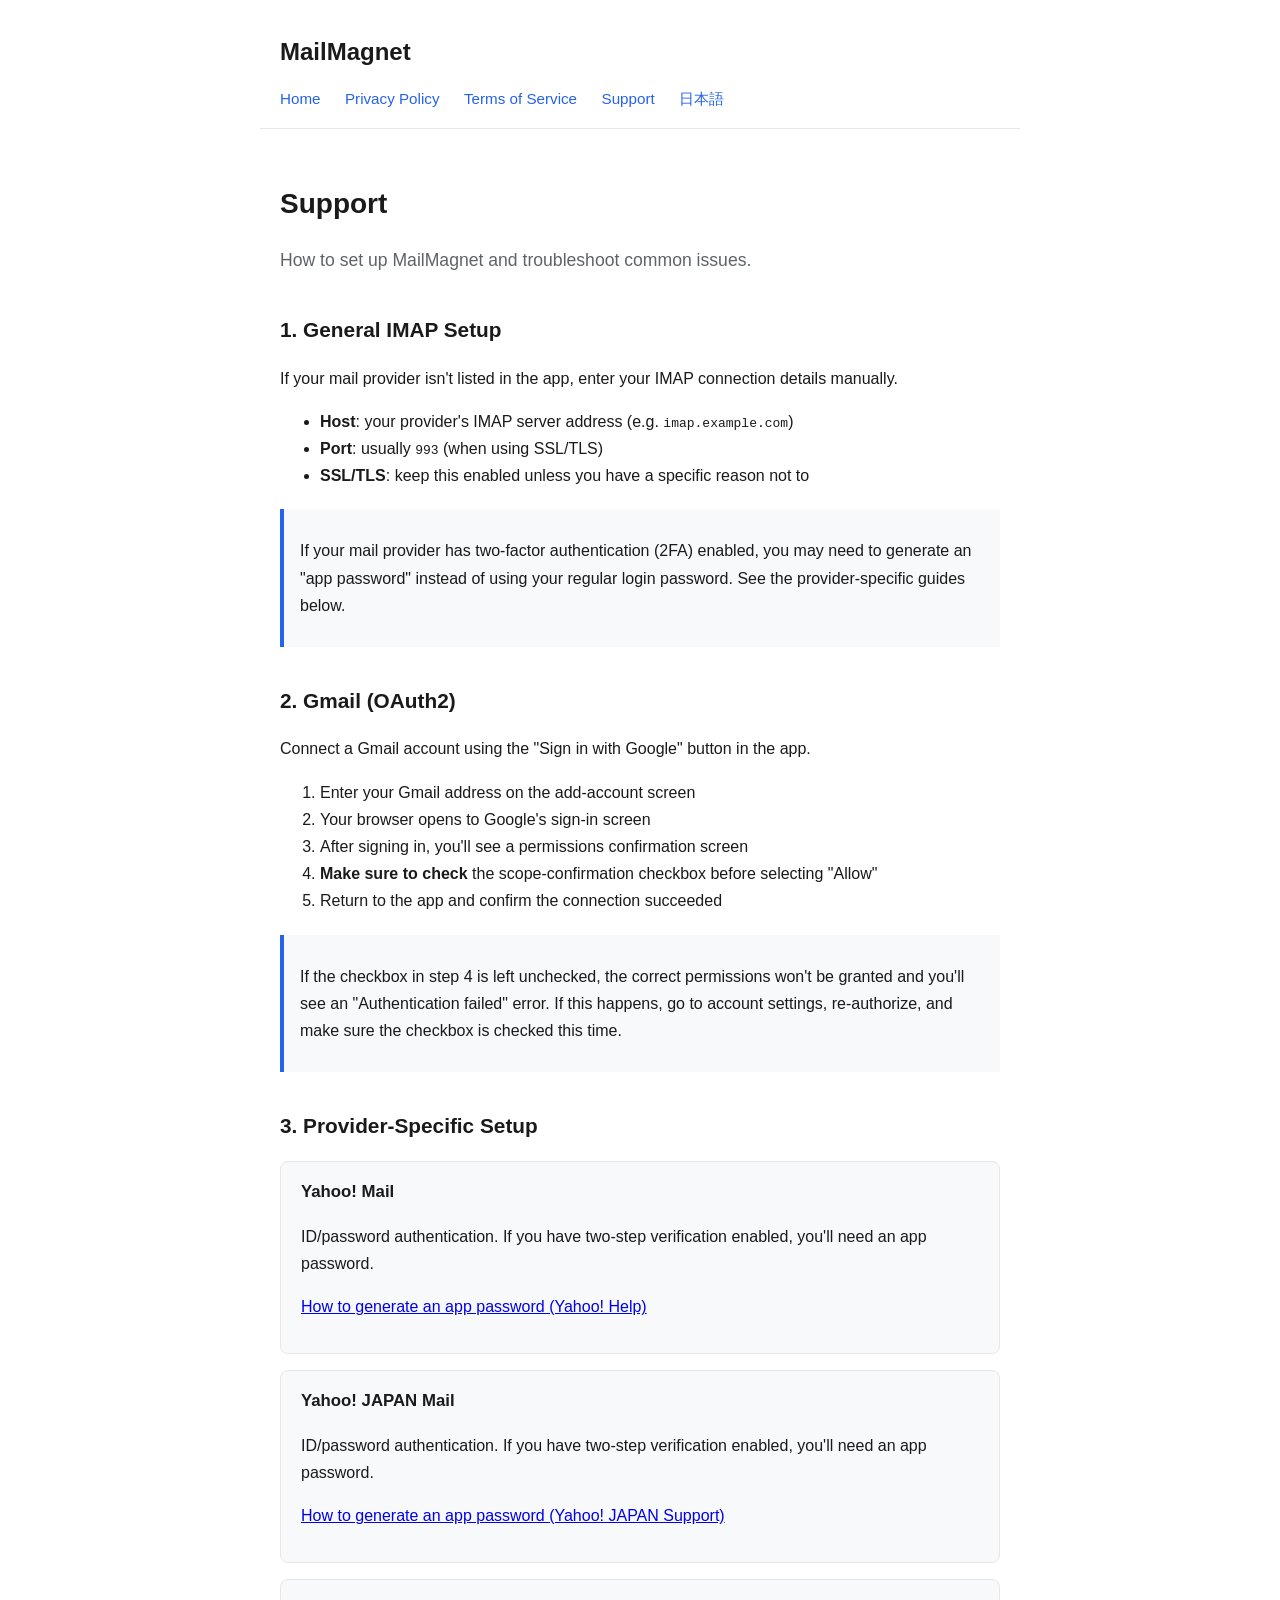
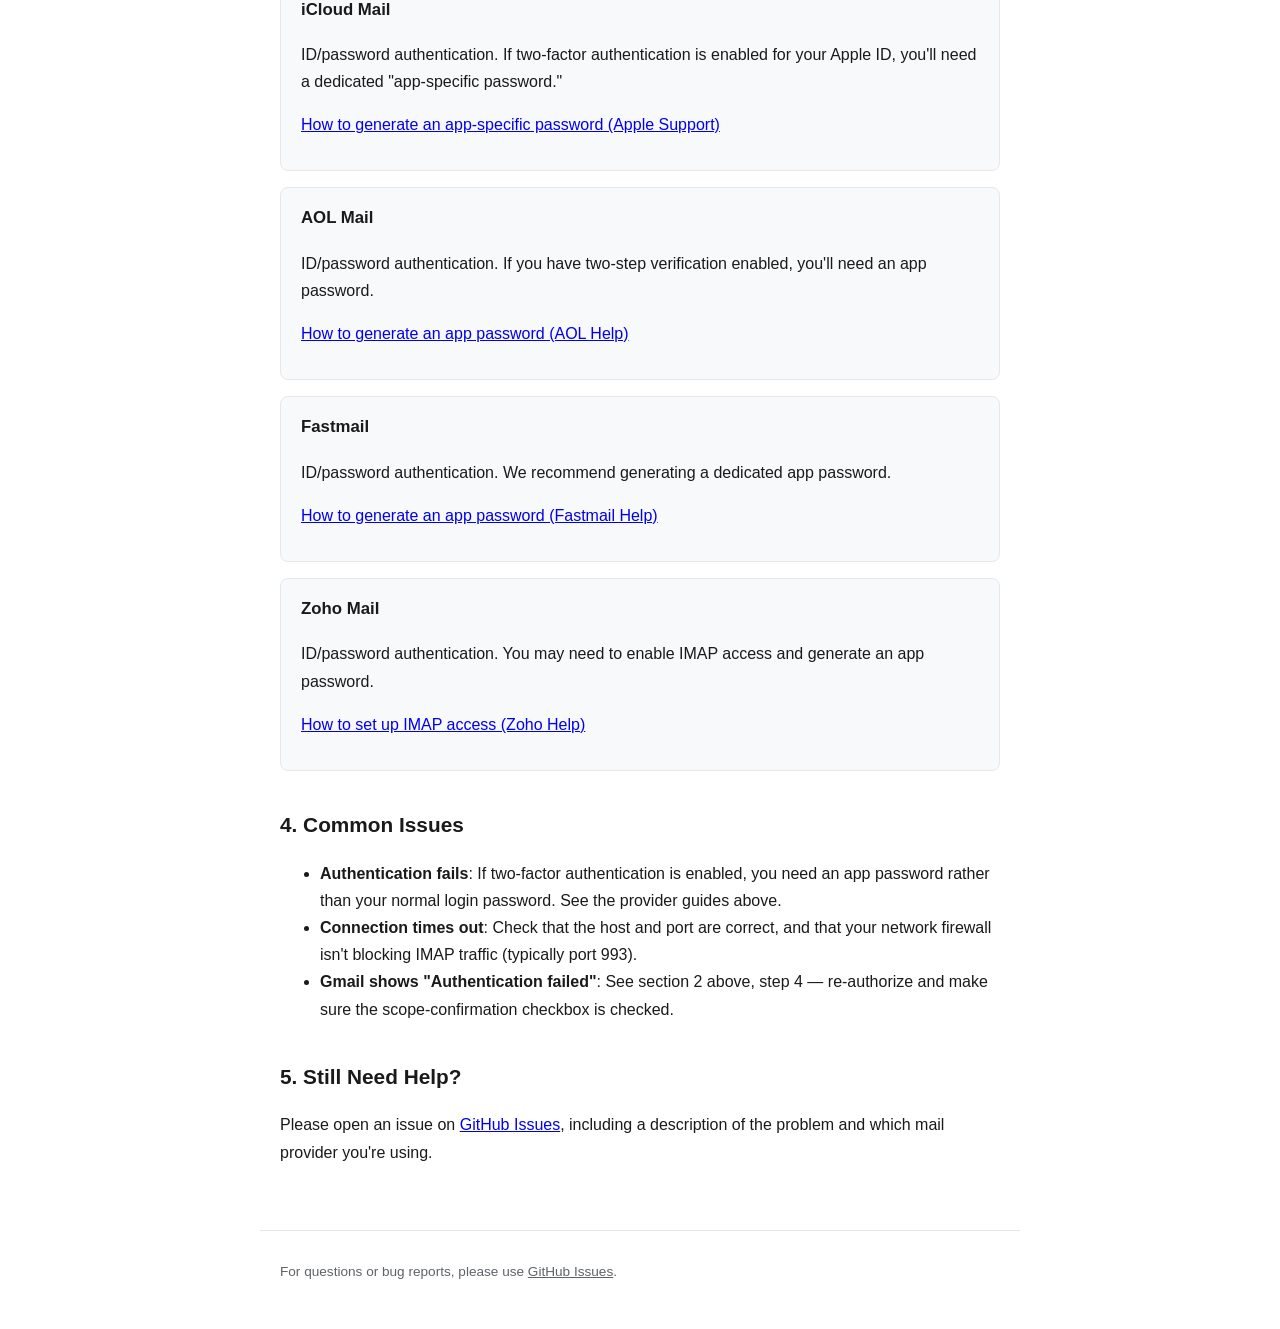
<file: en/support.html>
<!doctype html>
<html lang="en">
  <head>
    <meta charset="UTF-8" />
    <meta name="viewport" content="width=device-width, initial-scale=1" />
    <title>Support — MailMagnet</title>
    <link rel="stylesheet" href="../assets/style.css" />
  </head>
  <body>
    <header>
      <h1>MailMagnet</h1>
      <nav>
        <a href="index.html">Home</a>
        <a href="privacy.html">Privacy Policy</a>
        <a href="terms.html">Terms of Service</a>
        <a href="support.html">Support</a>
        <a href="../support.html">日本語</a>
      </nav>
    </header>
    <main>
      <h1>Support</h1>
      <p class="tagline">How to set up MailMagnet and troubleshoot common issues.</p>

      <h2>1. General IMAP Setup</h2>
      <p>If your mail provider isn't listed in the app, enter your IMAP connection details manually.</p>
      <ul>
        <li><strong>Host</strong>: your provider's IMAP server address (e.g. <code>imap.example.com</code>)</li>
        <li><strong>Port</strong>: usually <code>993</code> (when using SSL/TLS)</li>
        <li><strong>SSL/TLS</strong>: keep this enabled unless you have a specific reason not to</li>
      </ul>
      <div class="note">
        <p>
          If your mail provider has two-factor authentication (2FA) enabled, you may need to
          generate an "app password" instead of using your regular login password. See the
          provider-specific guides below.
        </p>
      </div>

      <h2>2. Gmail (OAuth2)</h2>
      <p>Connect a Gmail account using the "Sign in with Google" button in the app.</p>
      <ol>
        <li>Enter your Gmail address on the add-account screen</li>
        <li>Your browser opens to Google's sign-in screen</li>
        <li>After signing in, you'll see a permissions confirmation screen</li>
        <li><strong>Make sure to check</strong> the scope-confirmation checkbox before selecting "Allow"</li>
        <li>Return to the app and confirm the connection succeeded</li>
      </ol>
      <div class="note">
        <p>
          If the checkbox in step 4 is left unchecked, the correct permissions won't be granted
          and you'll see an "Authentication failed" error. If this happens, go to account
          settings, re-authorize, and make sure the checkbox is checked this time.
        </p>
      </div>

      <h2>3. Provider-Specific Setup</h2>

      <div class="provider-card">
        <h3>Yahoo! Mail</h3>
        <p>ID/password authentication. If you have two-step verification enabled, you'll need an app password.</p>
        <p><a href="https://help.yahoo.com/kb/SLN15241.html">How to generate an app password (Yahoo! Help)</a></p>
      </div>

      <div class="provider-card">
        <h3>Yahoo! JAPAN Mail</h3>
        <p>ID/password authentication. If you have two-step verification enabled, you'll need an app password.</p>
        <p>
          <a href="https://support.yahoo-net.jp/PccMail/s/article/H000008270"
            >How to generate an app password (Yahoo! JAPAN Support)</a
          >
        </p>
      </div>

      <div class="provider-card">
        <h3>iCloud Mail</h3>
        <p>
          ID/password authentication. If two-factor authentication is enabled for your Apple ID,
          you'll need a dedicated "app-specific password."
        </p>
        <p>
          <a href="https://support.apple.com/en-us/102654"
            >How to generate an app-specific password (Apple Support)</a
          >
        </p>
      </div>

      <div class="provider-card">
        <h3>AOL Mail</h3>
        <p>ID/password authentication. If you have two-step verification enabled, you'll need an app password.</p>
        <p>
          <a href="https://help.aol.com/articles/Create-and-manage-app-password"
            >How to generate an app password (AOL Help)</a
          >
        </p>
      </div>

      <div class="provider-card">
        <h3>Fastmail</h3>
        <p>ID/password authentication. We recommend generating a dedicated app password.</p>
        <p>
          <a href="https://www.fastmail.help/hc/en-us/articles/360058752854-App-passwords"
            >How to generate an app password (Fastmail Help)</a
          >
        </p>
      </div>

      <div class="provider-card">
        <h3>Zoho Mail</h3>
        <p>ID/password authentication. You may need to enable IMAP access and generate an app password.</p>
        <p>
          <a href="https://www.zoho.com/mail/help/imap-access.html"
            >How to set up IMAP access (Zoho Help)</a
          >
        </p>
      </div>

      <h2>4. Common Issues</h2>
      <ul>
        <li>
          <strong>Authentication fails</strong>: If two-factor authentication is enabled, you need
          an app password rather than your normal login password. See the provider guides above.
        </li>
        <li>
          <strong>Connection times out</strong>: Check that the host and port are correct, and
          that your network firewall isn't blocking IMAP traffic (typically port 993).
        </li>
        <li>
          <strong>Gmail shows "Authentication failed"</strong>: See section 2 above, step 4 —
          re-authorize and make sure the scope-confirmation checkbox is checked.
        </li>
      </ul>

      <h2>5. Still Need Help?</h2>
      <p>
        Please open an issue on
        <a href="https://github.com/maskedeng-tom/mail-filter-site/issues">GitHub Issues</a>,
        including a description of the problem and which mail provider you're using.
      </p>
    </main>
    <footer>
      <p>
        For questions or bug reports, please use
        <a href="https://github.com/maskedeng-tom/mail-filter-site/issues">GitHub Issues</a>.
      </p>
    </footer>
  </body>
</html>
</file>
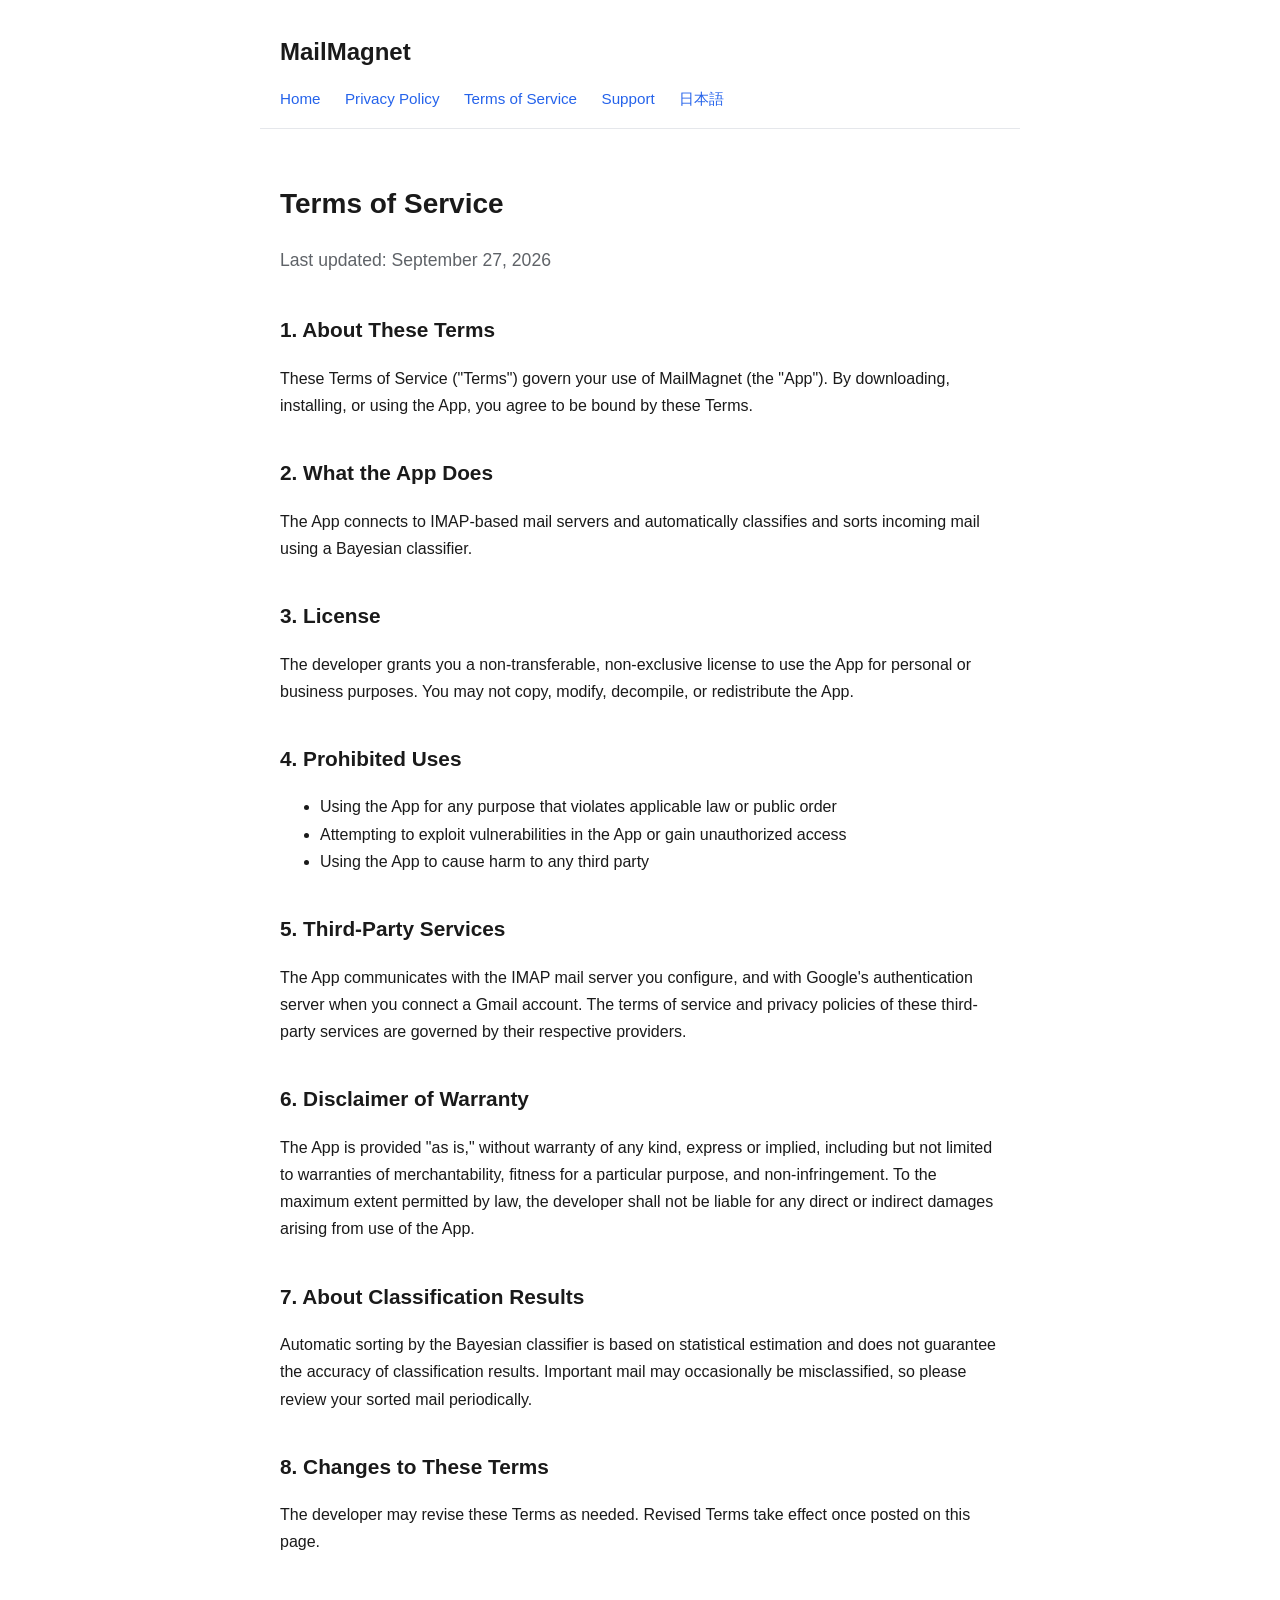
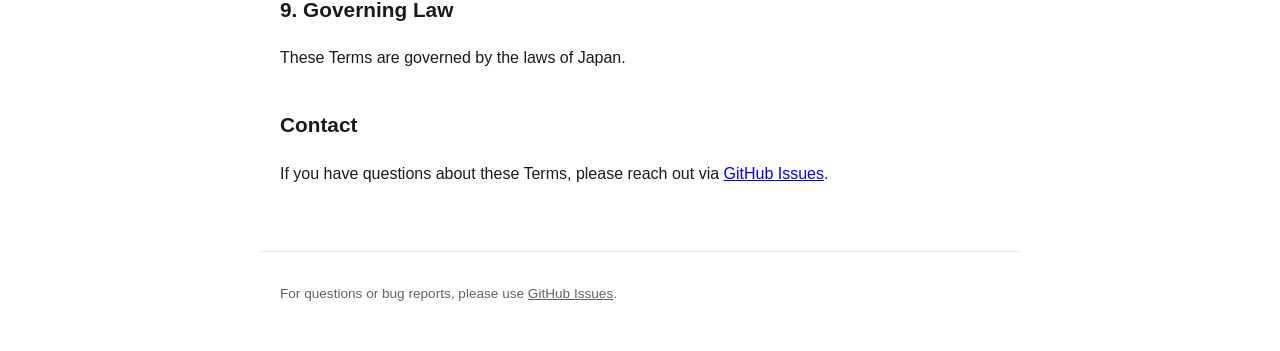
<file: en/terms.html>
<!doctype html>
<html lang="en">
  <head>
    <meta charset="UTF-8" />
    <meta name="viewport" content="width=device-width, initial-scale=1" />
    <title>Terms of Service — MailMagnet</title>
    <link rel="stylesheet" href="../assets/style.css" />
  </head>
  <body>
    <header>
      <h1>MailMagnet</h1>
      <nav>
        <a href="index.html">Home</a>
        <a href="privacy.html">Privacy Policy</a>
        <a href="terms.html">Terms of Service</a>
        <a href="support.html">Support</a>
        <a href="../terms.html">日本語</a>
      </nav>
    </header>
    <main>
      <h1>Terms of Service</h1>
      <p class="tagline">Last updated: September 27, 2026</p>

      <h2>1. About These Terms</h2>
      <p>
        These Terms of Service ("Terms") govern your use of MailMagnet (the "App"). By
        downloading, installing, or using the App, you agree to be bound by these Terms.
      </p>

      <h2>2. What the App Does</h2>
      <p>
        The App connects to IMAP-based mail servers and automatically classifies and sorts
        incoming mail using a Bayesian classifier.
      </p>

      <h2>3. License</h2>
      <p>
        The developer grants you a non-transferable, non-exclusive license to use the App for
        personal or business purposes. You may not copy, modify, decompile, or redistribute the
        App.
      </p>

      <h2>4. Prohibited Uses</h2>
      <ul>
        <li>Using the App for any purpose that violates applicable law or public order</li>
        <li>Attempting to exploit vulnerabilities in the App or gain unauthorized access</li>
        <li>Using the App to cause harm to any third party</li>
      </ul>

      <h2>5. Third-Party Services</h2>
      <p>
        The App communicates with the IMAP mail server you configure, and with Google's
        authentication server when you connect a Gmail account. The terms of service and
        privacy policies of these third-party services are governed by their respective
        providers.
      </p>

      <h2>6. Disclaimer of Warranty</h2>
      <p>
        The App is provided "as is," without warranty of any kind, express or implied, including
        but not limited to warranties of merchantability, fitness for a particular purpose, and
        non-infringement. To the maximum extent permitted by law, the developer shall not be
        liable for any direct or indirect damages arising from use of the App.
      </p>

      <h2>7. About Classification Results</h2>
      <p>
        Automatic sorting by the Bayesian classifier is based on statistical estimation and does
        not guarantee the accuracy of classification results. Important mail may occasionally be
        misclassified, so please review your sorted mail periodically.
      </p>

      <h2>8. Changes to These Terms</h2>
      <p>
        The developer may revise these Terms as needed. Revised Terms take effect once posted on
        this page.
      </p>

      <h2>9. Governing Law</h2>
      <p>These Terms are governed by the laws of Japan.</p>

      <h2>Contact</h2>
      <p>
        If you have questions about these Terms, please reach out via
        <a href="https://github.com/maskedeng-tom/mail-filter-site/issues">GitHub Issues</a>.
      </p>
    </main>
    <footer>
      <p>
        For questions or bug reports, please use
        <a href="https://github.com/maskedeng-tom/mail-filter-site/issues">GitHub Issues</a>.
      </p>
    </footer>
  </body>
</html>
</file>
<file: assets/style.css>
:root {
  --color-bg: #ffffff;
  --color-text: #1a1a1a;
  --color-muted: #5f6368;
  --color-accent: #2563eb;
  --color-border: #e5e7eb;
  --color-card-bg: #f8f9fa;
  --max-width: 760px;
  --max-width-wide: 1080px;
}

* {
  box-sizing: border-box;
}

body {
  margin: 0;
  font-family: -apple-system, BlinkMacSystemFont, "Segoe UI", "Hiragino Kaku Gothic ProN",
    "Yu Gothic", sans-serif;
  color: var(--color-text);
  background: var(--color-bg);
  line-height: 1.7;
}

header,
main,
footer {
  max-width: var(--max-width);
  margin: 0 auto;
  padding: 0 1.25rem;
}

header {
  padding-top: 2rem;
  padding-bottom: 1rem;
  border-bottom: 1px solid var(--color-border);
}

header h1 {
  font-size: 1.5rem;
  margin: 0 0 0.75rem;
}

nav a {
  color: var(--color-accent);
  text-decoration: none;
  margin-right: 1.25rem;
  font-size: 0.95rem;
}

nav a:hover {
  text-decoration: underline;
}

main {
  padding-top: 2rem;
  padding-bottom: 3rem;
}

h1 {
  font-size: 1.75rem;
}

h2 {
  font-size: 1.3rem;
  margin-top: 2.25rem;
}

h3 {
  font-size: 1.05rem;
  margin-top: 1.5rem;
}

.tagline {
  color: var(--color-muted);
  font-size: 1.1rem;
}

.feature-list {
  padding-left: 1.25rem;
}

header.wide,
main.wide,
footer.wide {
  max-width: var(--max-width-wide);
}

.hero-shot {
  display: block;
  width: 100%;
  height: auto;
  margin: 1.75rem 0 2.25rem;
  border-radius: 10px;
  border: 1px solid var(--color-border);
  box-shadow: 0 20px 40px -20px rgba(15, 23, 42, 0.4);
}

.gallery {
  display: grid;
  grid-template-columns: repeat(2, 1fr);
  gap: 1.5rem;
  margin: 1.75rem 0 2.25rem;
  padding: 0;
  list-style: none;
}

.gallery figure {
  margin: 0;
}

.gallery img {
  display: block;
  width: 100%;
  height: auto;
  border-radius: 8px;
  border: 1px solid var(--color-border);
  box-shadow: 0 12px 24px -16px rgba(15, 23, 42, 0.35);
}

.gallery figcaption {
  margin-top: 0.6rem;
  font-size: 0.9rem;
  color: var(--color-muted);
}

@media (max-width: 640px) {
  .gallery {
    grid-template-columns: 1fr;
  }
}

.cta {
  display: inline-block;
  margin: 0.5rem 1rem 0.5rem 0;
  padding: 0.6rem 1.1rem;
  background: var(--color-accent);
  color: #fff;
  border-radius: 6px;
  text-decoration: none;
  font-size: 0.95rem;
}

.cta:hover {
  opacity: 0.9;
}

.provider-card {
  border: 1px solid var(--color-border);
  border-radius: 8px;
  padding: 1rem 1.25rem;
  margin-bottom: 1rem;
  background: var(--color-card-bg);
}

.provider-card h3 {
  margin-top: 0;
}

.note {
  border-left: 4px solid var(--color-accent);
  padding: 0.75rem 1rem;
  background: var(--color-card-bg);
  margin: 1.25rem 0;
}

footer {
  border-top: 1px solid var(--color-border);
  padding-top: 1rem;
  padding-bottom: 2rem;
  color: var(--color-muted);
  font-size: 0.85rem;
}

footer a {
  color: var(--color-muted);
}

@media (max-width: 480px) {
  header,
  main,
  footer {
    padding-left: 1rem;
    padding-right: 1rem;
  }

  nav a {
    display: inline-block;
    margin-bottom: 0.4rem;
  }
}
</file>
